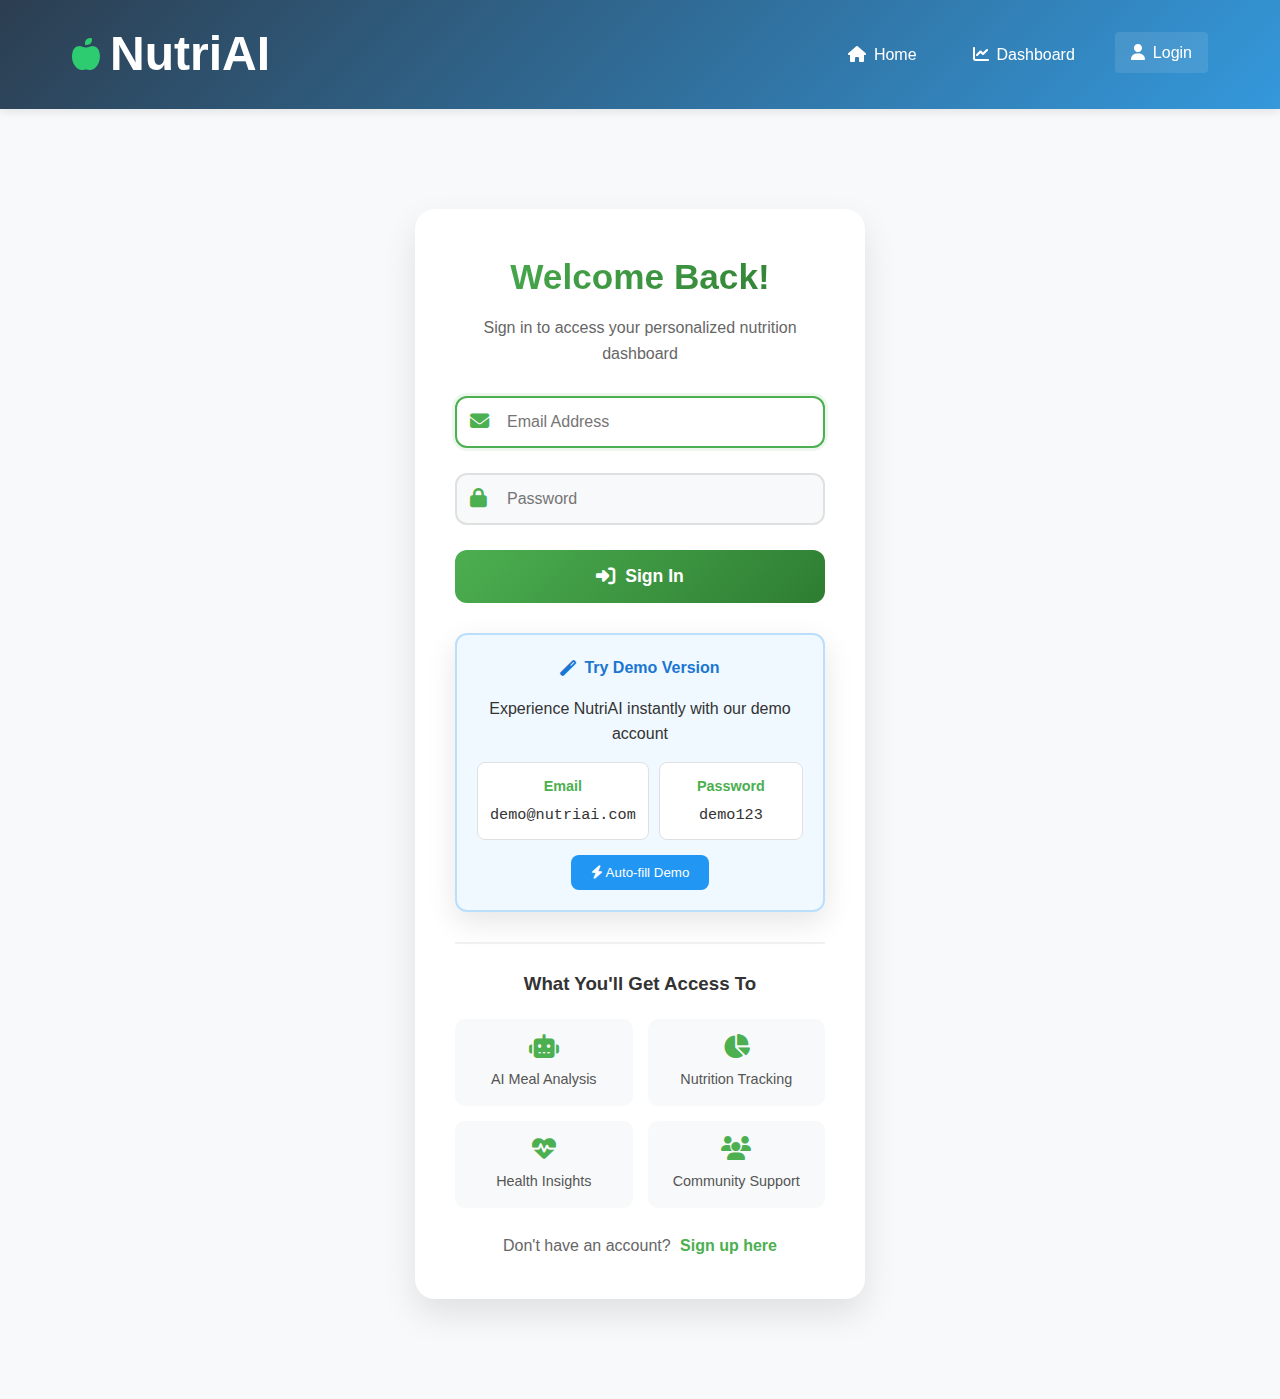
<file: frontend/pages/login.html>
<!DOCTYPE html>
<html lang="en">
<head>
    <meta charset="UTF-8">
    <meta name="viewport" content="width=device-width, initial-scale=1.0">
    <title>Login - NutriAI</title>
    <link rel="stylesheet" href="../style.css">
    <link rel="stylesheet" href="https://cdnjs.cloudflare.com/ajax/libs/font-awesome/6.4.0/css/all.min.css">
    <style>
        /* Additional styles for login page */
        :root {
            --primary-gradient: linear-gradient(135deg, #4CAF50 0%, #2E7D32 100%);
            --secondary-gradient: linear-gradient(135deg, #2196F3 0%, #1976D2 100%);
        }
        
        .login-container {
            max-width: 450px;
            margin: 100px auto;
            padding: 40px;
            background: white;
            border-radius: 20px;
            box-shadow: 0 15px 35px rgba(0, 0, 0, 0.1);
            animation: fadeIn 0.5s ease-out;
        }
        
        .login-header {
            text-align: center;
            margin-bottom: 30px;
        }
        
        .login-header h2 {
            background: var(--primary-gradient);
            -webkit-background-clip: text;
            -webkit-text-fill-color: transparent;
            background-clip: text;
            font-size: 2.2rem;
            margin-bottom: 10px;
        }
        
        .login-header p {
            color: #666;
            font-size: 1rem;
        }
        
        .login-form {
            margin: 30px 0;
        }
        
        .form-group {
            position: relative;
            margin-bottom: 25px;
        }
        
        .form-group i {
            position: absolute;
            left: 15px;
            top: 50%;
            transform: translateY(-50%);
            color: #4CAF50;
            font-size: 1.2rem;
        }
        
        .form-group input {
            width: 100%;
            padding: 15px 15px 15px 50px;
            border: 2px solid #e0e0e0;
            border-radius: 12px;
            font-size: 1rem;
            transition: all 0.3s ease;
            background: #f8f9fa;
        }
        
        .form-group input:focus {
            border-color: #4CAF50;
            box-shadow: 0 0 0 3px rgba(76, 175, 80, 0.1);
            outline: none;
            background: white;
        }
        
        .login-btn {
            width: 100%;
            padding: 16px;
            background: var(--primary-gradient);
            color: white;
            border: none;
            border-radius: 12px;
            font-size: 1.1rem;
            font-weight: 600;
            cursor: pointer;
            transition: all 0.3s ease;
            display: flex;
            align-items: center;
            justify-content: center;
            gap: 10px;
        }
        
        .login-btn:hover {
            transform: translateY(-2px);
            box-shadow: 0 10px 20px rgba(76, 175, 80, 0.3);
        }
        
        .login-btn i {
            font-size: 1.2rem;
        }
        
        .demo-section {
            background: #f0f9ff;
            border: 2px solid #bbdefb;
            border-radius: 12px;
            padding: 20px;
            margin: 25px 0;
            text-align: center;
        }
        
        .demo-section h4 {
            color: #1976D2;
            margin-bottom: 15px;
            display: flex;
            align-items: center;
            justify-content: center;
            gap: 8px;
        }
        
        .demo-credentials {
            display: grid;
            grid-template-columns: 1fr 1fr;
            gap: 10px;
            margin-top: 15px;
        }
        
        .credential-item {
            background: white;
            padding: 12px;
            border-radius: 8px;
            border: 1px solid #e0e0e0;
        }
        
        .credential-label {
            font-weight: 600;
            color: #4CAF50;
            font-size: 0.9rem;
        }
        
        .credential-value {
            font-family: 'Courier New', monospace;
            color: #333;
            font-size: 0.95rem;
            margin-top: 5px;
        }
        
        .features-section {
            margin-top: 30px;
            padding-top: 25px;
            border-top: 2px solid #f0f0f0;
        }
        
        .features-section h3 {
            text-align: center;
            color: #333;
            margin-bottom: 20px;
        }
        
        .features-grid {
            display: grid;
            grid-template-columns: repeat(2, 1fr);
            gap: 15px;
        }
        
        .feature-item {
            background: #f8f9fa;
            padding: 15px;
            border-radius: 10px;
            text-align: center;
            transition: transform 0.3s ease;
        }
        
        .feature-item:hover {
            transform: translateY(-3px);
            background: #e8f5e9;
        }
        
        .feature-item i {
            color: #4CAF50;
            font-size: 1.5rem;
            margin-bottom: 10px;
        }
        
        .feature-item span {
            display: block;
            font-size: 0.9rem;
            color: #555;
            font-weight: 500;
        }
        
        .signup-link {
            text-align: center;
            margin-top: 25px;
            color: #666;
        }
        
        .signup-link a {
            color: #4CAF50;
            text-decoration: none;
            font-weight: 600;
            margin-left: 5px;
        }
        
        .signup-link a:hover {
            text-decoration: underline;
        }
        
        @keyframes fadeIn {
            from { opacity: 0; transform: translateY(20px); }
            to { opacity: 1; transform: translateY(0); }
        }
        
        /* Responsive design */
        @media (max-width: 768px) {
            .login-container {
                margin: 50px 20px;
                padding: 30px 25px;
            }
            
            .demo-credentials {
                grid-template-columns: 1fr;
            }
            
            .features-grid {
                grid-template-columns: 1fr;
            }
        }
    </style>
</head>
<body>
    <nav class="navbar">
        <div class="nav-container">
            <div class="logo">
                <i class="fas fa-apple-alt"></i>
                <h1>NutriAI</h1>
            </div>
            <div class="nav-links">
                <a href="../index.html"><i class="fas fa-home"></i> Home</a>
                <a href="dashboard.html"><i class="fas fa-chart-line"></i> Dashboard</a>
                <a href="login.html" class="active"><i class="fas fa-user"></i> Login</a>
            </div>
        </div>
    </nav>

    <div class="login-container">
        <div class="login-header">
            <h2>Welcome Back!</h2>
            <p>Sign in to access your personalized nutrition dashboard</p>
        </div>
        
        <form class="login-form" onsubmit="event.preventDefault(); handleLogin();">
            <div class="form-group">
                <i class="fas fa-envelope"></i>
                <input type="email" id="email" placeholder="Email Address" required>
            </div>
            
            <div class="form-group">
                <i class="fas fa-lock"></i>
                <input type="password" id="password" placeholder="Password" required>
            </div>
            
            <button type="submit" class="login-btn">
                <i class="fas fa-sign-in-alt"></i>
                Sign In
            </button>
        </form>
        
        <div class="demo-section">
            <h4><i class="fas fa-magic"></i> Try Demo Version</h4>
            <p>Experience NutriAI instantly with our demo account</p>
            <div class="demo-credentials">
                <div class="credential-item">
                    <div class="credential-label">Email</div>
                    <div class="credential-value">demo@nutriai.com</div>
                </div>
                <div class="credential-item">
                    <div class="credential-label">Password</div>
                    <div class="credential-value">demo123</div>
                </div>
            </div>
            <button onclick="fillDemoCredentials()" style="margin-top: 15px; padding: 10px 20px; background: #2196F3; color: white; border: none; border-radius: 8px; cursor: pointer;">
                <i class="fas fa-bolt"></i> Auto-fill Demo
            </button>
        </div>
        
        <div class="features-section">
            <h3>What You'll Get Access To</h3>
            <div class="features-grid">
                <div class="feature-item">
                    <i class="fas fa-robot"></i>
                    <span>AI Meal Analysis</span>
                </div>
                <div class="feature-item">
                    <i class="fas fa-chart-pie"></i>
                    <span>Nutrition Tracking</span>
                </div>
                <div class="feature-item">
                    <i class="fas fa-heartbeat"></i>
                    <span>Health Insights</span>
                </div>
                <div class="feature-item">
                    <i class="fas fa-users"></i>
                    <span>Community Support</span>
                </div>
            </div>
        </div>
        
        <div class="signup-link">
            Don't have an account? <a href="#" onclick="showSignupMessage()">Sign up here</a>
        </div>
    </div>

    <script>
        function fillDemoCredentials() {
            document.getElementById('email').value = 'demo@nutriai.com';
            document.getElementById('password').value = 'demo123';
            
            // Add visual feedback
            const inputs = document.querySelectorAll('.form-group input');
            inputs.forEach(input => {
                input.style.background = '#e8f5e9';
                input.style.borderColor = '#4CAF50';
                setTimeout(() => {
                    input.style.background = '';
                    input.style.borderColor = '';
                }, 1000);
            });
            
            // Show success message
            showNotification('Demo credentials filled! Click "Sign In" to continue.', 'success');
        }
        
        function handleLogin() {
            const email = document.getElementById('email').value;
            const password = document.getElementById('password').value;
            
            // Show loading state
            const loginBtn = document.querySelector('.login-btn');
            const originalText = loginBtn.innerHTML;
            loginBtn.innerHTML = '<i class="fas fa-spinner fa-spin"></i> Signing in...';
            loginBtn.disabled = true;
            
            // Simulate API call
            setTimeout(() => {
                if (email && password) {
                    // Accept demo credentials or any valid email
                    if ((email === 'demo@nutriai.com' && password === 'demo123') || 
                        (email.includes('@') && password.length >= 3)) {
                        
                        showNotification('Login successful! Redirecting...', 'success');
                        
                        // Redirect after showing success
                        setTimeout(() => {
                            window.location.href = 'dashboard.html';
                        }, 1000);
                    } else {
                        showNotification('Invalid credentials. Try demo@nutriai.com / demo123', 'error');
                        loginBtn.innerHTML = originalText;
                        loginBtn.disabled = false;
                    }
                } else {
                    showNotification('Please fill in both fields', 'warning');
                    loginBtn.innerHTML = originalText;
                    loginBtn.disabled = false;
                }
            }, 1500);
        }
        
        function showSignupMessage() {
            showNotification('Sign-up feature coming soon! Use demo credentials for now.', 'info');
        }
        
        function showNotification(message, type) {
            // Remove existing notification
            const existingNotif = document.querySelector('.notification');
            if (existingNotif) existingNotif.remove();
            
            // Create notification
            const notification = document.createElement('div');
            notification.className = `notification ${type}`;
            notification.innerHTML = `
                <i class="fas fa-${type === 'success' ? 'check-circle' : type === 'error' ? 'exclamation-circle' : 'info-circle'}"></i>
                <span>${message}</span>
            `;
            
            // Add styles
            notification.style.cssText = `
                position: fixed;
                top: 20px;
                right: 20px;
                background: ${type === 'success' ? '#4CAF50' : type === 'error' ? '#f44336' : '#2196F3'};
                color: white;
                padding: 15px 25px;
                border-radius: 10px;
                box-shadow: 0 5px 15px rgba(0,0,0,0.2);
                display: flex;
                align-items: center;
                gap: 10px;
                z-index: 1000;
                animation: slideIn 0.3s ease-out;
                max-width: 400px;
            `;
            
            // Add animation
            const style = document.createElement('style');
            style.textContent = `
                @keyframes slideIn {
                    from { transform: translateX(100%); opacity: 0; }
                    to { transform: translateX(0); opacity: 1; }
                }
            `;
            document.head.appendChild(style);
            
            document.body.appendChild(notification);
            
            // Auto-remove after 5 seconds
            setTimeout(() => {
                notification.style.animation = 'slideOut 0.3s ease-out';
                setTimeout(() => notification.remove(), 300);
            }, 5000);
        }
        
        // Add keypress listener for Enter key
        document.addEventListener('keypress', function(e) {
            if (e.key === 'Enter') {
                handleLogin();
            }
        });
        
        // Focus on email input on page load
        window.onload = function() {
            document.getElementById('email').focus();
        };
    </script>
</body>
</html>
</file>
<file: frontend/style.css>
/* Reset and Base Styles */
* {
    margin: 0;
    padding: 0;
    box-sizing: border-box;
}

body {
    font-family: 'Segoe UI', Tahoma, Geneva, Verdana, sans-serif;
    line-height: 1.6;
    color: #333;
    background-color: #f8f9fa;
    min-height: 100vh;
}

/* Container */
.container {
    max-width: 1200px;
    margin: 0 auto;
    padding: 0 20px;
}

/* Navigation */
.navbar {
    background: linear-gradient(135deg, #2c3e50 0%, #3498db 100%);
    color: white;
    padding: 1rem 0;
    position: sticky;
    top: 0;
    z-index: 1000;
    box-shadow: 0 2px 10px rgba(0,0,0,0.1);
}

.nav-container {
    max-width: 1200px;
    margin: 0 auto;
    padding: 0 2rem;
    display: flex;
    justify-content: space-between;
    align-items: center;
}

.logo {
    display: flex;
    align-items: center;
    gap: 10px;
    font-size: 1.5rem;
    text-decoration: none;
    color: white;
}

.logo i {
    font-size: 2rem;
    color: #2ecc71;
}

.nav-links {
    display: flex;
    gap: 1.5rem;
    align-items: center;
}

.nav-links a {
    color: white;
    text-decoration: none;
    padding: 0.5rem 1rem;
    border-radius: 4px;
    transition: all 0.3s ease;
    display: flex;
    align-items: center;
    gap: 8px;
    font-weight: 500;
}

.nav-links a:hover, .nav-links a.active {
    background-color: rgba(255,255,255,0.1);
    transform: translateY(-2px);
}

/* Buttons */
.btn {
    padding: 0.8rem 1.5rem;
    border-radius: 30px;
    text-decoration: none;
    font-weight: 600;
    transition: all 0.3s ease;
    display: inline-flex;
    align-items: center;
    justify-content: center;
    gap: 8px;
    cursor: pointer;
    border: none;
    font-size: 1rem;
}

.btn-primary {
    background: linear-gradient(135deg, #2ecc71 0%, #27ae60 100%);
    color: white;
}

.btn-primary:hover {
    transform: translateY(-3px);
    box-shadow: 0 5px 15px rgba(46, 204, 113, 0.3);
}

.btn-secondary {
    background: transparent;
    color: #3498db;
    border: 2px solid #3498db;
}

.btn-secondary:hover {
    background: #3498db;
    color: white;
}

.btn-danger {
    background: linear-gradient(135deg, #e74c3c 0%, #c0392b 100%);
    color: white;
}

.btn-info {
    background: linear-gradient(135deg, #3498db 0%, #2980b9 100%);
    color: white;
}

.btn-warning {
    background: linear-gradient(135deg, #f39c12 0%, #e67e22 100%);
    color: white;
}

.btn-success {
    background: linear-gradient(135deg, #2ecc71 0%, #27ae60 100%);
    color: white;
}

/* Home Page Styles */
.hero {
    max-width: 1200px;
    margin: 2rem auto;
    padding: 3rem 2rem;
    display: grid;
    grid-template-columns: 1fr 1fr;
    gap: 4rem;
    align-items: center;
    min-height: 70vh;
}

.hero-content h1 {
    font-size: 3rem;
    margin-bottom: 1rem;
    color: #2c3e50;
    line-height: 1.2;
    font-weight: 700;
}

.hero-content p {
    font-size: 1.2rem;
    color: #666;
    margin-bottom: 2rem;
    line-height: 1.6;
}

.hero-buttons {
    display: flex;
    gap: 1rem;
    flex-wrap: wrap;
}

.hero-image {
    display: flex;
    justify-content: center;
    align-items: center;
}

.hero-image img {
    width: 100%;
    max-width: 500px;
    border-radius: 15px;
    box-shadow: 0 10px 30px rgba(0,0,0,0.1);
}

/* Features Section */
.features {
    max-width: 1200px;
    margin: 4rem auto;
    padding: 2rem;
}

.features h2 {
    text-align: center;
    font-size: 2.5rem;
    margin-bottom: 3rem;
    color: #2c3e50;
}

.features-grid {
    display: grid;
    grid-template-columns: repeat(auto-fit, minmax(280px, 1fr));
    gap: 2rem;
}

.feature-card {
    background: white;
    padding: 2.5rem 2rem;
    border-radius: 15px;
    text-align: center;
    box-shadow: 0 5px 20px rgba(0,0,0,0.08);
    transition: all 0.3s ease;
    border: 1px solid #eee;
}

.feature-card:hover {
    transform: translateY(-10px);
    box-shadow: 0 15px 30px rgba(0,0,0,0.1);
}

.feature-card i {
    font-size: 3.5rem;
    color: #3498db;
    margin-bottom: 1.5rem;
    background: linear-gradient(135deg, #3498db, #2c3e50);
    -webkit-background-clip: text;
    -webkit-text-fill-color: transparent;
}

.feature-card h3 {
    margin-bottom: 1rem;
    color: #2c3e50;
    font-size: 1.5rem;
}

.feature-card p {
    color: #666;
    line-height: 1.6;
}

/* Demo Section */
.demo-section {
    max-width: 1200px;
    margin: 4rem auto;
    padding: 3rem;
    background: white;
    border-radius: 20px;
    box-shadow: 0 10px 30px rgba(0,0,0,0.1);
}

.demo-section h2 {
    text-align: center;
    margin-bottom: 2rem;
    color: #2c3e50;
    font-size: 2.2rem;
}

.demo-container {
    display: grid;
    grid-template-columns: 1fr 1fr;
    gap: 3rem;
}

.demo-input, .demo-results {
    padding: 2rem;
}

.food-input {
    display: flex;
    gap: 10px;
    margin-bottom: 1.5rem;
}

.food-input input {
    flex: 1;
    padding: 0.8rem 1rem;
    border: 2px solid #ddd;
    border-radius: 8px;
    font-size: 1rem;
    transition: border-color 0.3s;
}

.food-input input:focus {
    outline: none;
    border-color: #3498db;
}

.food-input button {
    padding: 0.8rem 1.5rem;
    background: #3498db;
    color: white;
    border: none;
    border-radius: 8px;
    cursor: pointer;
    display: flex;
    align-items: center;
    gap: 5px;
    transition: background 0.3s;
}

.food-input button:hover {
    background: #2980b9;
}

.btn-analyze {
    width: 100%;
    padding: 1.2rem;
    background: linear-gradient(135deg, #e74c3c 0%, #c0392b 100%);
    color: white;
    border: none;
    border-radius: 10px;
    font-size: 1.1rem;
    cursor: pointer;
    display: flex;
    align-items: center;
    justify-content: center;
    gap: 10px;
    margin-top: 1.5rem;
    transition: all 0.3s;
}

.btn-analyze:hover {
    transform: translateY(-2px);
    box-shadow: 0 5px 15px rgba(231, 76, 60, 0.3);
}

.food-list {
    min-height: 150px;
    border: 2px dashed #ddd;
    border-radius: 10px;
    padding: 1.5rem;
    margin-bottom: 1.5rem;
    background: #f8f9fa;
}

.food-item {
    background: white;
    padding: 0.8rem 1.2rem;
    margin-bottom: 0.8rem;
    border-radius: 8px;
    display: flex;
    justify-content: space-between;
    align-items: center;
    box-shadow: 0 2px 5px rgba(0,0,0,0.05);
    border-left: 4px solid #3498db;
}

.food-item-info {
    display: flex;
    align-items: center;
    gap: 10px;
}

.food-item-actions {
    display: flex;
    gap: 5px;
}

.btn-quantity, .btn-remove {
    background: none;
    border: 1px solid #ddd;
    border-radius: 4px;
    padding: 4px 8px;
    cursor: pointer;
    transition: all 0.2s;
}

.btn-quantity:hover {
    background: #f0f0f0;
}

.btn-remove {
    color: #e74c3c;
    border-color: #e74c3c;
}

.btn-remove:hover {
    background: #e74c3c;
    color: white;
}

.quick-add-buttons {
    display: flex;
    flex-wrap: wrap;
    gap: 10px;
    margin-top: 1rem;
}

.quick-add-btn {
    padding: 0.5rem 1rem;
    background: #f0f0f0;
    border: none;
    border-radius: 20px;
    cursor: pointer;
    transition: all 0.3s;
    font-size: 0.9rem;
}

.quick-add-btn:hover {
    background: #3498db;
    color: white;
}

.results-container {
    background: #f8f9fa;
    padding: 2rem;
    border-radius: 15px;
    min-height: 300px;
}

/* Analysis Results */
.analysis-container {
    background: white;
    border-radius: 15px;
    padding: 2rem;
    box-shadow: 0 5px 20px rgba(0,0,0,0.05);
}

.analysis-header {
    display: flex;
    justify-content: space-between;
    align-items: center;
    margin-bottom: 1.5rem;
    padding-bottom: 1rem;
    border-bottom: 2px solid #eee;
}

.analysis-header h4 {
    color: #2c3e50;
    font-size: 1.5rem;
}

.meal-score {
    padding: 0.5rem 1rem;
    border-radius: 20px;
    color: white;
    font-weight: bold;
    font-size: 1.1rem;
}

.risk-banner {
    padding: 1rem 1.5rem;
    border-radius: 10px;
    margin-bottom: 2rem;
    display: flex;
    align-items: center;
    gap: 10px;
}

.risk-low {
    background: rgba(46, 204, 113, 0.1);
    border-left: 4px solid #2ecc71;
    color: #27ae60;
}

.risk-medium {
    background: rgba(243, 156, 18, 0.1);
    border-left: 4px solid #f39c12;
    color: #d35400;
}

.risk-high {
    background: rgba(231, 76, 60, 0.1);
    border-left: 4px solid #e74c3c;
    color: #c0392b;
}

.analysis-grid {
    display: grid;
    grid-template-columns: 1fr 1fr;
    gap: 2rem;
    margin-bottom: 2rem;
}

.analysis-section {
    background: #f8f9fa;
    padding: 1.5rem;
    border-radius: 10px;
}

.analysis-section h5 {
    color: #2c3e50;
    margin-bottom: 1.5rem;
    padding-bottom: 0.5rem;
    border-bottom: 1px solid #ddd;
    display: flex;
    align-items: center;
    gap: 10px;
}

.info-item {
    display: flex;
    justify-content: space-between;
    padding: 0.5rem 0;
    border-bottom: 1px solid #eee;
}

.info-item:last-child {
    border-bottom: none;
}

.info-item .value {
    font-weight: 600;
    color: #2c3e50;
}

.nutrient-item {
    margin-bottom: 1.5rem;
}

.nutrient-header {
    display: flex;
    justify-content: space-between;
    margin-bottom: 0.5rem;
    font-weight: 500;
}

.progress-bar {
    height: 10px;
    background: #eee;
    border-radius: 5px;
    margin: 0.5rem 0;
    overflow: hidden;
}

.progress-fill {
    height: 100%;
    background: linear-gradient(90deg, #3498db, #2ecc71);
    border-radius: 5px;
    transition: width 1s ease;
}

.nutrient-percent {
    text-align: right;
    font-size: 0.9rem;
    color: #666;
}

.recommendations-section {
    margin-bottom: 2rem;
}

.recommendations-grid {
    display: grid;
    grid-template-columns: repeat(auto-fit, minmax(250px, 1fr));
    gap: 1rem;
}

.recommendation-card {
    background: white;
    padding: 1rem;
    border-radius: 8px;
    border-left: 4px solid #3498db;
    display: flex;
    align-items: flex-start;
    gap: 10px;
}

.recommendation-card i {
    color: #2ecc71;
    margin-top: 2px;
}

.food-suggestions {
    margin-bottom: 2rem;
}

.suggestions-list {
    display: flex;
    flex-wrap: wrap;
    gap: 10px;
    margin-top: 1rem;
}

.suggestion-tag {
    padding: 0.5rem 1rem;
    background: #e8f4fc;
    border-radius: 20px;
    font-size: 0.9rem;
    color: #2980b9;
}

.analysis-actions {
    display: flex;
    gap: 1rem;
    justify-content: center;
}

/* Dashboard Styles */
.dashboard-header {
    display: flex;
    justify-content: space-between;
    align-items: center;
    margin-bottom: 2rem;
    padding: 1.5rem;
    background: white;
    border-radius: 15px;
    box-shadow: 0 5px 15px rgba(0,0,0,0.05);
}

.welcome-card {
    background: linear-gradient(135deg, #2c3e50 0%, #3498db 100%);
    color: white;
    border-radius: 15px;
    padding: 2rem;
    margin-bottom: 2rem;
    display: flex;
    justify-content: space-between;
    align-items: center;
}

.welcome-text h1 {
    font-size: 2rem;
    margin-bottom: 0.5rem;
}

.welcome-text p {
    opacity: 0.9;
    font-size: 1.1rem;
}

.stats-grid {
    display: grid;
    grid-template-columns: repeat(auto-fit, minmax(250px, 1fr));
    gap: 1.5rem;
    margin-bottom: 2rem;
}

.stat-card {
    background: white;
    border-radius: 12px;
    padding: 1.5rem;
    box-shadow: 0 2px 8px rgba(0, 0, 0, 0.05);
    transition: transform 0.3s, box-shadow 0.3s;
    cursor: pointer;
}

.stat-card:hover {
    transform: translateY(-4px);
    box-shadow: 0 8px 20px rgba(0, 0, 0, 0.1);
}

.stat-header {
    display: flex;
    justify-content: space-between;
    align-items: center;
    margin-bottom: 1rem;
}

.stat-icon {
    width: 48px;
    height: 48px;
    border-radius: 10px;
    display: flex;
    align-items: center;
    justify-content: center;
    font-size: 1.2rem;
}

.stat-icon.health {
    background: rgba(16, 185, 129, 0.1);
    color: #10b981;
}

.stat-icon.calories {
    background: rgba(245, 158, 11, 0.1);
    color: #f59e0b;
}

.stat-icon.water {
    background: rgba(59, 130, 246, 0.1);
    color: #3b82f6;
}

.stat-icon.sleep {
    background: rgba(139, 92, 246, 0.1);
    color: #8b5cf6;
}

.stat-trend {
    display: flex;
    align-items: center;
    gap: 4px;
    font-size: 0.9rem;
    font-weight: 600;
}

.trend-up {
    color: #10b981;
}

.trend-down {
    color: #ef4444;
}

.stat-value {
    font-size: 2rem;
    font-weight: 700;
    color: #1f2937;
    line-height: 1;
    margin-bottom: 0.5rem;
}

.stat-label {
    color: #6b7280;
    font-size: 0.9rem;
}

.charts-grid {
    display: grid;
    grid-template-columns: repeat(auto-fit, minmax(400px, 1fr));
    gap: 1.5rem;
    margin-bottom: 2rem;
}

.chart-card {
    background: white;
    border-radius: 12px;
    padding: 1.5rem;
    box-shadow: 0 2px 8px rgba(0, 0, 0, 0.05);
}

.chart-header {
    display: flex;
    justify-content: space-between;
    align-items: center;
    margin-bottom: 1.5rem;
}

.chart-title {
    font-size: 1.2rem;
    font-weight: 600;
    color: #1f2937;
}

.chart-controls {
    display: flex;
    gap: 8px;
}

.chart-btn {
    background: #f3f4f6;
    border: 1px solid #e5e7eb;
    color: #6b7280;
    padding: 6px 12px;
    border-radius: 6px;
    font-size: 0.9rem;
    cursor: pointer;
    transition: all 0.3s;
}

.chart-btn.active {
    background: #10b981;
    color: white;
    border-color: #10b981;
}

.chart-container {
    height: 250px;
    position: relative;
}

.recent-meals {
    background: white;
    border-radius: 12px;
    padding: 1.5rem;
    box-shadow: 0 2px 8px rgba(0, 0, 0, 0.05);
    margin-bottom: 2rem;
}

.meals-header {
    display: flex;
    justify-content: space-between;
    align-items: center;
    margin-bottom: 1.5rem;
}

.section-title {
    font-size: 1.2rem;
    font-weight: 600;
    color: #1f2937;
}

.meals-list {
    display: flex;
    flex-direction: column;
    gap: 1rem;
}

.meal-item {
    display: flex;
    align-items: center;
    padding: 1rem;
    background: #f9fafb;
    border-radius: 10px;
    transition: background 0.3s;
}

.meal-item:hover {
    background: #f1f5f9;
}

.meal-icon {
    width: 48px;
    height: 48px;
    border-radius: 10px;
    background: rgba(16, 185, 129, 0.1);
    color: #10b981;
    display: flex;
    align-items: center;
    justify-content: center;
    font-size: 1.2rem;
    margin-right: 1rem;
}

.meal-info {
    flex: 1;
}

.meal-name {
    font-weight: 600;
    color: #1f2937;
    margin-bottom: 4px;
}

.meal-time {
    font-size: 0.9rem;
    color: #6b7280;
}

.meal-calories {
    font-weight: 700;
    color: #1f2937;
}

.meal-score {
    font-weight: 600;
    padding: 4px 12px;
    border-radius: 20px;
    font-size: 0.9rem;
}

.score-good {
    background: rgba(16, 185, 129, 0.1);
    color: #10b981;
}

.score-average {
    background: rgba(245, 158, 11, 0.1);
    color: #f59e0b;
}

.score-poor {
    background: rgba(239, 68, 68, 0.1);
    color: #ef4444;
}

.action-buttons {
    display: grid;
    grid-template-columns: repeat(auto-fit, minmax(200px, 1fr));
    gap: 1rem;
    margin-bottom: 2rem;
}

.action-btn {
    background: white;
    border: 2px solid #e5e7eb;
    border-radius: 12px;
    padding: 1.5rem;
    display: flex;
    flex-direction: column;
    align-items: center;
    gap: 12px;
    cursor: pointer;
    transition: all 0.3s;
    text-decoration: none;
    color: inherit;
}

.action-btn:hover {
    border-color: #10b981;
    transform: translateY(-4px);
    box-shadow: 0 8px 20px rgba(0, 0, 0, 0.1);
}

.action-icon {
    width: 56px;
    height: 56px;
    border-radius: 12px;
    display: flex;
    align-items: center;
    justify-content: center;
    font-size: 1.5rem;
    color: white;
}

.action-btn.analyze .action-icon {
    background: #10b981;
}

.action-btn.progress .action-icon {
    background: #3b82f6;
}

.action-btn.community .action-icon {
    background: #8b5cf6;
}

.action-btn.settings .action-icon {
    background: #f59e0b;
}

.action-text {
    text-align: center;
}

.action-title {
    font-weight: 600;
    margin-bottom: 4px;
}

.action-desc {
    font-size: 0.9rem;
    color: #6b7280;
}

/* Login Page */
.login-container {
    max-width: 450px;
    margin: 100px auto;
    padding: 40px;
    background: white;
    border-radius: 20px;
    box-shadow: 0 15px 35px rgba(0, 0, 0, 0.1);
    animation: fadeIn 0.5s ease-out;
}

.login-header {
    text-align: center;
    margin-bottom: 30px;
}

.login-header h2 {
    background: linear-gradient(135deg, #10b981 0%, #059669 100%);
    -webkit-background-clip: text;
    -webkit-text-fill-color: transparent;
    background-clip: text;
    font-size: 2.2rem;
    margin-bottom: 10px;
}

.login-header p {
    color: #666;
    font-size: 1rem;
}

.login-form {
    margin: 30px 0;
}

.form-group {
    position: relative;
    margin-bottom: 25px;
}

.form-group i {
    position: absolute;
    left: 15px;
    top: 50%;
    transform: translateY(-50%);
    color: #10b981;
    font-size: 1.2rem;
}

.form-group input {
    width: 100%;
    padding: 15px 15px 15px 50px;
    border: 2px solid #e0e0e0;
    border-radius: 12px;
    font-size: 1rem;
    transition: all 0.3s ease;
    background: #f8f9fa;
}

.form-group input:focus {
    border-color: #10b981;
    box-shadow: 0 0 0 3px rgba(16, 185, 129, 0.1);
    outline: none;
    background: white;
}

.login-btn {
    width: 100%;
    padding: 16px;
    background: linear-gradient(135deg, #10b981 0%, #059669 100%);
    color: white;
    border: none;
    border-radius: 12px;
    font-size: 1.1rem;
    font-weight: 600;
    cursor: pointer;
    transition: all 0.3s ease;
    display: flex;
    align-items: center;
    justify-content: center;
    gap: 10px;
}

.login-btn:hover {
    transform: translateY(-2px);
    box-shadow: 0 10px 20px rgba(16, 185, 129, 0.3);
}

.login-btn i {
    font-size: 1.2rem;
}

.demo-section {
    background: #f0f9ff;
    border: 2px solid #bbdefb;
    border-radius: 12px;
    padding: 20px;
    margin: 25px 0;
    text-align: center;
}

.demo-section h4 {
    color: #1976D2;
    margin-bottom: 15px;
    display: flex;
    align-items: center;
    justify-content: center;
    gap: 8px;
}

.demo-credentials {
    display: grid;
    grid-template-columns: 1fr 1fr;
    gap: 10px;
    margin-top: 15px;
}

.credential-item {
    background: white;
    padding: 12px;
    border-radius: 8px;
    border: 1px solid #e0e0e0;
}

.credential-label {
    font-weight: 600;
    color: #10b981;
    font-size: 0.9rem;
}

.credential-value {
    font-family: 'Courier New', monospace;
    color: #333;
    font-size: 0.95rem;
    margin-top: 5px;
}

.features-section {
    margin-top: 30px;
    padding-top: 25px;
    border-top: 2px solid #f0f0f0;
}

.features-section h3 {
    text-align: center;
    color: #333;
    margin-bottom: 20px;
}

.features-grid {
    display: grid;
    grid-template-columns: repeat(2, 1fr);
    gap: 15px;
}

.feature-item {
    background: #f8f9fa;
    padding: 15px;
    border-radius: 10px;
    text-align: center;
    transition: transform 0.3s ease;
}

.feature-item:hover {
    transform: translateY(-3px);
    background: #e8f5e9;
}

.feature-item i {
    color: #10b981;
    font-size: 1.5rem;
    margin-bottom: 10px;
}

.feature-item span {
    display: block;
    font-size: 0.9rem;
    color: #555;
    font-weight: 500;
}

.signup-link {
    text-align: center;
    margin-top: 25px;
    color: #666;
}

.signup-link a {
    color: #10b981;
    text-decoration: none;
    font-weight: 600;
    margin-left: 5px;
}

.signup-link a:hover {
    text-decoration: underline;
}

/* Nutrition Page */
.nutrition-dashboard {
    background: white;
    border-radius: 15px;
    padding: 2rem;
    box-shadow: 0 5px 20px rgba(0,0,0,0.05);
}

.dashboard-header {
    display: flex;
    justify-content: space-between;
    align-items: center;
    margin-bottom: 2rem;
    padding-bottom: 1.5rem;
    border-bottom: 2px solid #eee;
}

.health-status {
    padding: 0.5rem 1.5rem;
    border-radius: 20px;
    font-weight: 600;
    font-size: 0.9rem;
}

.health-status.low-risk {
    background: rgba(46, 204, 113, 0.1);
    color: #27ae60;
    border: 2px solid #2ecc71;
}

.health-status.medium-risk {
    background: rgba(243, 156, 18, 0.1);
    color: #d35400;
    border: 2px solid #f39c12;
}

.health-status.high-risk {
    background: rgba(231, 76, 60, 0.1);
    color: #c0392b;
    border: 2px solid #e74c3c;
}

.nutrition-grid {
    display: grid;
    grid-template-columns: repeat(auto-fit, minmax(300px, 1fr));
    gap: 2rem;
    margin-bottom: 2rem;
}

.nutrition-card {
    background: #f8f9fa;
    padding: 1.5rem;
    border-radius: 10px;
}

.nutrition-card h4 {
    color: #2c3e50;
    margin-bottom: 1.5rem;
    padding-bottom: 0.5rem;
    border-bottom: 1px solid #ddd;
    display: flex;
    align-items: center;
    gap: 10px;
}

.target-item {
    display: flex;
    justify-content: space-between;
    padding: 0.5rem 0;
    border-bottom: 1px solid #eee;
}

.target-value {
    font-weight: 600;
    color: #2c3e50;
}

.progress-item {
    margin-bottom: 1.5rem;
}

.progress-header {
    display: flex;
    justify-content: space-between;
    margin-bottom: 0.5rem;
    font-weight: 500;
}

.progress-percent {
    text-align: right;
    font-size: 0.9rem;
    color: #666;
    margin-top: 0.5rem;
}

.deficiency-list {
    display: flex;
    flex-direction: column;
    gap: 0.8rem;
}

.deficiency-item {
    display: flex;
    align-items: center;
    gap: 10px;
    padding: 0.8rem;
    background: white;
    border-radius: 8px;
    border-left: 4px solid #e74c3c;
}

.deficiency-item i {
    color: #e74c3c;
}

.no-deficiencies {
    text-align: center;
    padding: 2rem;
    color: #666;
    background: white;
    border-radius: 8px;
    border: 2px dashed #ddd;
}

.recommendations-list {
    list-style: none;
    padding: 0;
}

.recommendations-list li {
    padding: 0.5rem 0;
    border-bottom: 1px solid #eee;
    display: flex;
    align-items: flex-start;
    gap: 10px;
}

.recommendations-list li:before {
    content: "✓";
    color: #2ecc71;
    font-weight: bold;
}

.recommendations-list li:last-child {
    border-bottom: none;
}

.nutrition-actions {
    display: flex;
    gap: 1rem;
    justify-content: center;
    flex-wrap: wrap;
    margin-top: 2rem;
    padding-top: 2rem;
    border-top: 2px solid #eee;
}

/* Community Page */
.community-stats-grid {
    display: grid;
    grid-template-columns: repeat(auto-fit, minmax(200px, 1fr));
    gap: 1.5rem;
    margin: 2rem 0;
}

.community-stat-card {
    background: white;
    border-radius: 12px;
    padding: 1.5rem;
    box-shadow: 0 2px 8px rgba(0, 0, 0, 0.05);
    display: flex;
    align-items: center;
    gap: 1rem;
    transition: transform 0.3s;
}

.community-stat-card:hover {
    transform: translateY(-4px);
}

.stat-icon {
    width: 60px;
    height: 60px;
    border-radius: 12px;
    display: flex;
    align-items: center;
    justify-content: center;
    font-size: 1.5rem;
    color: white;
}

.stat-info h3 {
    font-size: 2rem;
    font-weight: 700;
    color: #1f2937;
    margin-bottom: 0.5rem;
}

.stat-info p {
    color: #6b7280;
    font-size: 0.9rem;
}

.charts-container {
    display: grid;
    grid-template-columns: 1fr 1fr;
    gap: 2rem;
    margin: 2rem 0;
}

.community-posts {
    margin: 2rem 0;
}

.community-post {
    background: white;
    border-radius: 12px;
    padding: 1.5rem;
    margin-bottom: 1.5rem;
    box-shadow: 0 2px 8px rgba(0, 0, 0, 0.05);
}

.post-header {
    display: flex;
    justify-content: space-between;
    align-items: center;
    margin-bottom: 1rem;
    padding-bottom: 1rem;
    border-bottom: 1px solid #eee;
}

.post-user {
    display: flex;
    align-items: center;
    gap: 1rem;
}

.user-avatar {
    width: 40px;
    height: 40px;
    border-radius: 50%;
    background: linear-gradient(135deg, #10b981, #3b82f6);
    display: flex;
    align-items: center;
    justify-content: center;
    color: white;
    font-weight: 600;
}

.user-name {
    font-weight: 600;
    color: #1f2937;
}

.post-time {
    font-size: 0.9rem;
    color: #6b7280;
}

.post-content {
    margin-bottom: 1rem;
    line-height: 1.6;
    color: #4b5563;
}

.post-actions {
    display: flex;
    gap: 1rem;
    padding-top: 1rem;
    border-top: 1px solid #eee;
}

.btn-like, .btn-comment, .btn-share {
    background: none;
    border: none;
    color: #6b7280;
    cursor: pointer;
    display: flex;
    align-items: center;
    gap: 5px;
    font-size: 0.9rem;
    padding: 0.5rem 1rem;
    border-radius: 20px;
    transition: all 0.3s;
}

.btn-like:hover {
    background: rgba(239, 68, 68, 0.1);
    color: #ef4444;
}

.btn-comment:hover {
    background: rgba(59, 130, 246, 0.1);
    color: #3b82f6;
}

.btn-share:hover {
    background: rgba(16, 185, 129, 0.1);
    color: #10b981;
}

.post-form {
    background: white;
    border-radius: 12px;
    padding: 1.5rem;
    margin-bottom: 2rem;
    box-shadow: 0 2px 8px rgba(0, 0, 0, 0.05);
}

.post-form textarea {
    width: 100%;
    padding: 1rem;
    border: 2px solid #e5e7eb;
    border-radius: 8px;
    font-size: 1rem;
    resize: vertical;
    min-height: 100px;
    margin-bottom: 1rem;
}

.post-form textarea:focus {
    outline: none;
    border-color: #10b981;
}

/* Footer */
footer {
    background: #2c3e50;
    color: white;
    padding: 3rem 2rem 1rem;
    margin-top: 4rem;
}

.footer-content {
    max-width: 1200px;
    margin: 0 auto;
    display: grid;
    grid-template-columns: repeat(auto-fit, minmax(250px, 1fr));
    gap: 2rem;
    margin-bottom: 2rem;
}

.footer-section h3 {
    margin-bottom: 1rem;
    color: #2ecc71;
}

.footer-section ul {
    list-style: none;
}

.footer-section ul li {
    margin-bottom: 0.5rem;
}

.footer-section ul li a {
    color: #bdc3c7;
    text-decoration: none;
    transition: color 0.3s;
}

.footer-section ul li a:hover {
    color: white;
}

.footer-bottom {
    text-align: center;
    padding-top: 2rem;
    border-top: 1px solid #34495e;
    color: #bdc3c7;
    font-size: 0.9rem;
}

/* Modal */
.modal-overlay {
    display: none;
    position: fixed;
    top: 0;
    left: 0;
    right: 0;
    bottom: 0;
    background: rgba(0, 0, 0, 0.5);
    z-index: 9998;
    align-items: center;
    justify-content: center;
    padding: 1rem;
}

.modal-content {
    background: white;
    border-radius: 16px;
    padding: 2rem;
    max-width: 500px;
    width: 100%;
    max-height: 80vh;
    overflow-y: auto;
    animation: slideUp 0.3s;
}

.modal-header {
    display: flex;
    justify-content: space-between;
    align-items: center;
    margin-bottom: 1.5rem;
}

.modal-title {
    font-size: 1.5rem;
    font-weight: 600;
    color: #1f2937;
}

.modal-close {
    background: none;
    border: none;
    font-size: 1.5rem;
    color: #6b7280;
    cursor: pointer;
    padding: 0.5rem;
}

.modal-body {
    color: #4b5563;
    line-height: 1.6;
}

/* Animations */
@keyframes fadeIn {
    from { opacity: 0; transform: translateY(20px); }
    to { opacity: 1; transform: translateY(0); }
}

@keyframes slideIn {
    from { transform: translateX(100%); opacity: 0; }
    to { transform: translateX(0); opacity: 1; }
}

@keyframes slideUp {
    from { transform: translateY(20px); opacity: 0; }
    to { transform: translateY(0); opacity: 1; }
}

/* Utility Classes */
.text-center { text-align: center; }
.text-right { text-align: right; }
.text-left { text-align: left; }

.mt-1 { margin-top: 0.5rem; }
.mt-2 { margin-top: 1rem; }
.mt-3 { margin-top: 1.5rem; }
.mt-4 { margin-top: 2rem; }
.mt-5 { margin-top: 2.5rem; }

.mb-1 { margin-bottom: 0.5rem; }
.mb-2 { margin-bottom: 1rem; }
.mb-3 { margin-bottom: 1.5rem; }
.mb-4 { margin-bottom: 2rem; }
.mb-5 { margin-bottom: 2.5rem; }

.p-1 { padding: 0.5rem; }
.p-2 { padding: 1rem; }
.p-3 { padding: 1.5rem; }
.p-4 { padding: 2rem; }
.p-5 { padding: 2.5rem; }

.d-flex { display: flex; }
.flex-column { flex-direction: column; }
.justify-center { justify-content: center; }
.justify-between { justify-content: space-between; }
.align-center { align-items: center; }
.gap-1 { gap: 0.5rem; }
.gap-2 { gap: 1rem; }
.gap-3 { gap: 1.5rem; }

.d-grid { display: grid; }

/* Responsive Design */
@media (max-width: 768px) {
    .hero {
        grid-template-columns: 1fr;
        text-align: center;
        padding: 1rem;
    }
    
    .hero-content h1 {
        font-size: 2rem;
    }
    
    .charts-grid,
    .trends-container,
    .food-input-group,
    .analysis-grid,
    .charts-container {
        grid-template-columns: 1fr;
    }
    
    .nav-links {
        display: none;
    }
    
    .demo-container {
        grid-template-columns: 1fr;
    }
    
    .hero-buttons {
        justify-content: center;
    }
    
    .dashboard-header,
    .welcome-card {
        flex-direction: column;
        align-items: flex-start;
        gap: 1rem;
    }
    
    .action-buttons {
        grid-template-columns: 1fr;
    }
    
    .features-grid {
        grid-template-columns: 1fr;
    }
    
    .demo-credentials {
        grid-template-columns: 1fr;
    }
    
    .nutrition-actions {
        flex-direction: column;
    }
    
    .post-actions {
        flex-direction: column;
    }
    
    .nav-container {
        padding: 0 1rem;
    }
    
    .login-container {
        margin: 50px 20px;
        padding: 30px 25px;
    }
}

@media (max-width: 576px) {
    .stats-grid {
        grid-template-columns: 1fr;
    }
    
    .action-buttons {
        grid-template-columns: 1fr;
    }
    
    .user-profile span {
        display: none;
    }
    
    .features-grid {
        grid-template-columns: 1fr;
    }
    
    .hero-buttons {
        flex-direction: column;
    }
}

/* Empty State */
.empty-state {
    text-align: center;
    padding: 3rem 1rem;
    color: #6b7280;
}

.empty-state i {
    font-size: 3rem;
    color: #d1d5db;
    margin-bottom: 1rem;
}

/* Loading State */
.loading {
    display: inline-block;
    animation: spin 1s linear infinite;
}

@keyframes spin {
    0% { transform: rotate(0deg); }
    100% { transform: rotate(360deg); }
}

/* Toast Notification */
.notification {
    position: fixed;
    top: 20px;
    right: 20px;
    background: white;
    padding: 15px 25px;
    border-radius: 8px;
    box-shadow: 0 5px 15px rgba(0, 0, 0, 0.2);
    display: none;
    align-items: center;
    gap: 10px;
    z-index: 9999;
    animation: slideIn 0.3s ease-out;
}

.notification.success {
    border-left: 4px solid #2ecc71;
}

.notification.error {
    border-left: 4px solid #e74c3c;
}

.notification.info {
    border-left: 4px solid #3498db;
}

/* Form Validation */
.error-message {
    color: #e74c3c;
    font-size: 0.9rem;
    margin-top: 0.25rem;
    display: none;
}

input.error {
    border-color: #e74c3c !important;
}

input.valid {
    border-color: #2ecc71 !important;
}

/* Accessibility */
.visually-hidden {
    position: absolute;
    width: 1px;
    height: 1px;
    padding: 0;
    margin: -1px;
    overflow: hidden;
    clip: rect(0, 0, 0, 0);
    white-space: nowrap;
    border: 0;
}

/* Focus Styles */
:focus {
    outline: 2px solid #3498db;
    outline-offset: 2px;
}

:focus:not(:focus-visible) {
    outline: none;
}

/* Dark Mode Support */
@media (prefers-color-scheme: dark) {
    body {
        background-color: #1a202c;
        color: #e2e8f0;
    }
    
    .feature-card,
    .stat-card,
    .chart-card,
    .recent-meals,
    .action-btn,
    .community-post,
    .post-form,
    .nutrition-card,
    .nutrition-dashboard,
    .demo-section,
    .login-container,
    .modal-content {
        background-color: #2d3748;
        color: #e2e8f0;
    }
    
    input, textarea, select {
        background-color: #4a5568;
        color: #e2e8f0;
        border-color: #4a5568;
    }
    
    .food-list, .results-container {
        background-color: #2d3748;
        border-color: #4a5568;
    }
    
    .nav-links a:hover, .nav-links a.active {
        background-color: rgba(255,255,255,0.05);
    }
}
</file>
